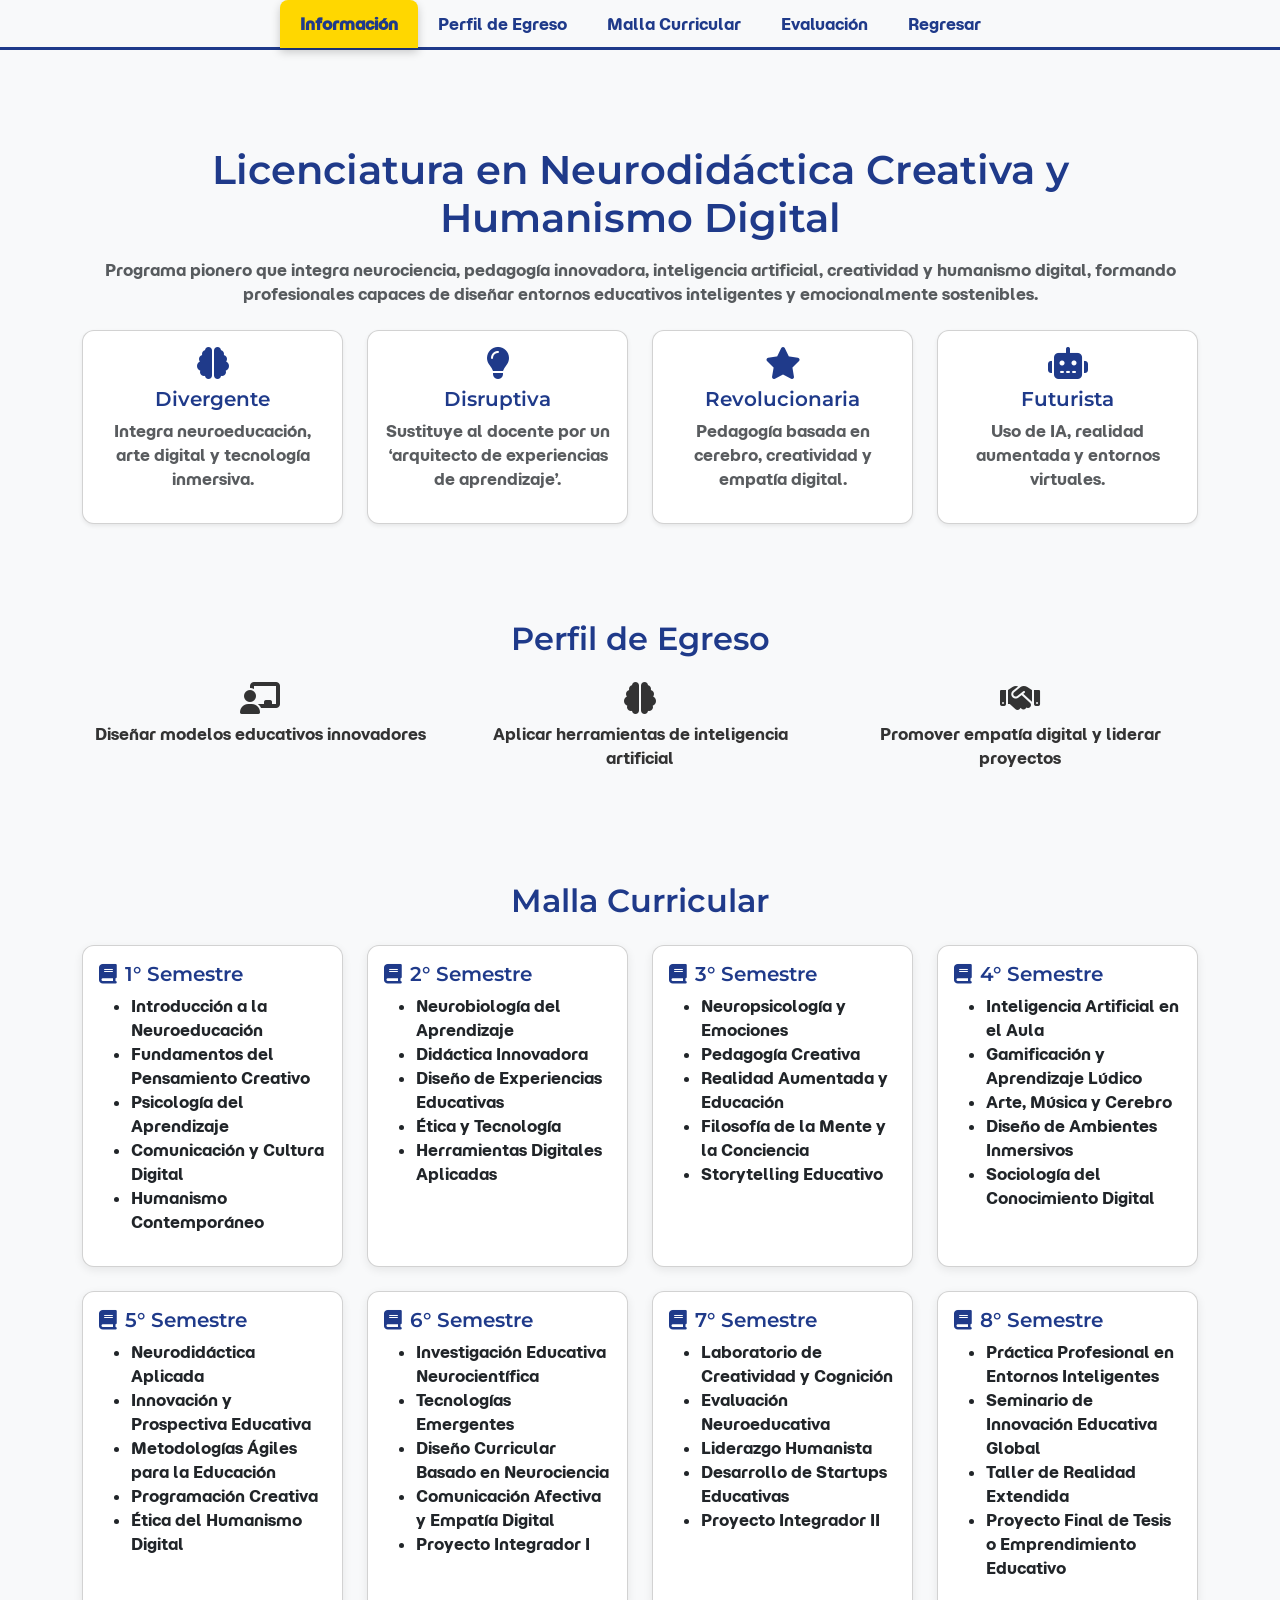
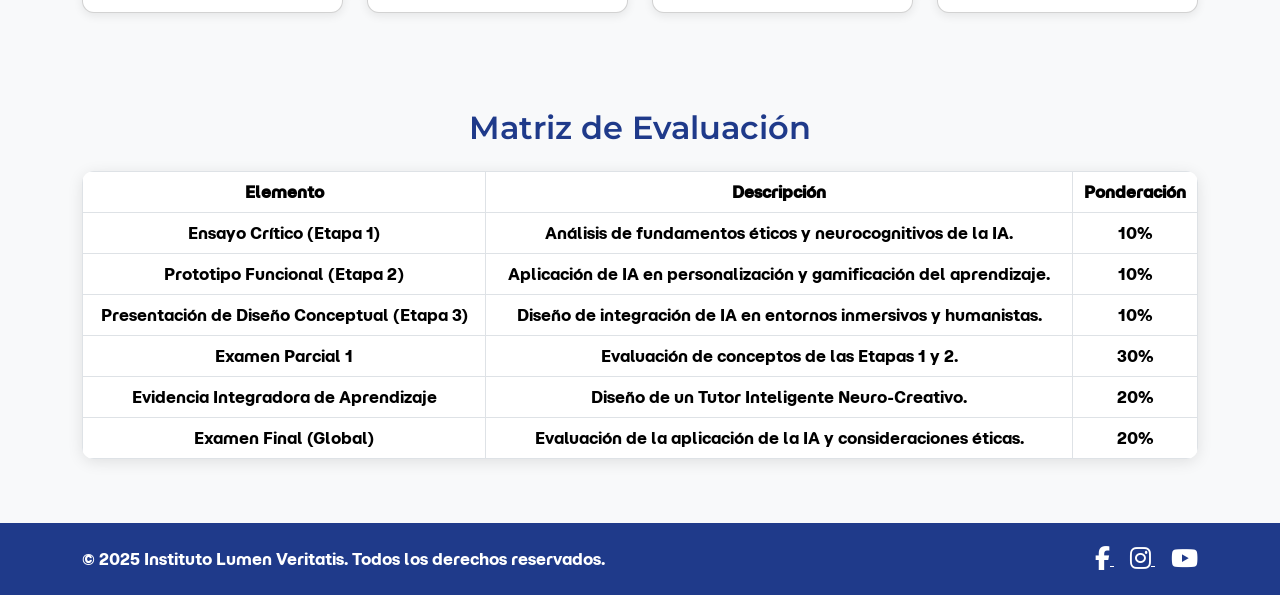
<file: detalle-carrera.html>
<!DOCTYPE html>
<html lang="es">
<head>
  <meta charset="UTF-8">
  <meta name="viewport" content="width=device-width, initial-scale=1.0">
  <title>Licenciatura Neurodidáctica Creativa y Humanismo Digital</title>
  <!-- Bootstrap CSS -->
  <link href="https://cdn.jsdelivr.net/npm/bootstrap@5.3.2/dist/css/bootstrap.min.css" rel="stylesheet">
  <!-- Font Awesome -->
  <link rel="stylesheet" href="https://cdnjs.cloudflare.com/ajax/libs/font-awesome/6.5.1/css/all.min.css">
  
  <link rel="stylesheet" href="detalle-carrera.css">
</head>
<body>

<!-- Barra de navegación tipo tabs -->
<ul class="nav nav-tabs justify-content-center mb-5">
  <li class="nav-item">
    <a class="nav-link active" aria-current="page" href="#info">Información</a>
  </li>
  <li class="nav-item">
    <a class="nav-link" href="#perfil">Perfil de Egreso</a>
  </li>
  <li class="nav-item">
    <a class="nav-link" href="#malla">Malla Curricular</a>
  </li>
  <li class="nav-item">
    <a class="nav-link" href="#evaluacion">Evaluación</a>
  </li>
  <li class="nav-item">
    <a class="nav-link" href="index.html">Regresar</a>
  </li>
</ul>

<!-- Información de la carrera -->
<section id="info" class="py-5 bg-light">
  <div class="container text-center">
    <h1 class="text-primary-custom mb-3">Licenciatura en Neurodidáctica Creativa y Humanismo Digital</h1>
    <p class="text-muted mb-4">
      Programa pionero que integra neurociencia, pedagogía innovadora, inteligencia artificial, creatividad y humanismo digital, formando profesionales capaces de diseñar entornos educativos inteligentes y emocionalmente sostenibles.
    </p>
    <div class="row g-4 text-center">
      <div class="col-md-3">
        <div class="card h-100 p-3 shadow-sm">
          <div class="card-icon"><i class="fas fa-brain"></i></div>
          <h5 class="fw-semibold">Divergente</h5>
          <p class="text-muted">Integra neuroeducación, arte digital y tecnología inmersiva.</p>
        </div>
      </div>
      <div class="col-md-3">
        <div class="card h-100 p-3 shadow-sm">
          <div class="card-icon"><i class="fas fa-lightbulb"></i></div>
          <h5 class="fw-semibold">Disruptiva</h5>
          <p class="text-muted">Sustituye al docente por un ‘arquitecto de experiencias de aprendizaje’.</p>
        </div>
      </div>
      <div class="col-md-3">
        <div class="card h-100 p-3 shadow-sm">
          <div class="card-icon"><i class="fas fa-star"></i></div>
          <h5 class="fw-semibold">Revolucionaria</h5>
          <p class="text-muted">Pedagogía basada en cerebro, creatividad y empatía digital.</p>
        </div>
      </div>
      <div class="col-md-3">
        <div class="card h-100 p-3 shadow-sm">
          <div class="card-icon"><i class="fas fa-robot"></i></div>
          <h5 class="fw-semibold">Futurista</h5>
          <p class="text-muted">Uso de IA, realidad aumentada y entornos virtuales.</p>
        </div>
      </div>
    </div>
  </div>
</section>

<!-- Perfil de egreso -->
<section id="perfil" class="py-5">
  <div class="container text-center">
    <h2 class="text-primary-custom mb-4">Perfil de Egreso</h2>
    <div class="row g-4">
      <div class="col-md-4">
        <i class="fas fa-chalkboard-teacher fa-2x text-primary-custom mb-2"></i>
        <p>Diseñar modelos educativos innovadores</p>
      </div>
      <div class="col-md-4">
        <i class="fas fa-brain fa-2x text-primary-custom mb-2"></i>
        <p>Aplicar herramientas de inteligencia artificial</p>
      </div>
      <div class="col-md-4">
        <i class="fas fa-handshake fa-2x text-primary-custom mb-2"></i>
        <p>Promover empatía digital y liderar proyectos</p>
      </div>
    </div>
  </div>
</section>


<!-- Malla Curricular Completa con tarjetas -->
<section id="malla" class="py-5 bg-light">
  <div class="container">
    <h2 class="text-primary-custom mb-4 text-center">Malla Curricular</h2>
    <div class="row g-4">
      <!-- 1° Semestre -->
      <div class="col-md-3">
        <div class="card card-semestre p-3 h-100">
          <h5 class="text-primary-custom"><i class="fas fa-book me-2"></i>1° Semestre</h5>
          <ul>
            <li>Introducción a la Neuroeducación</li>
            <li>Fundamentos del Pensamiento Creativo</li>
            <li>Psicología del Aprendizaje</li>
            <li>Comunicación y Cultura Digital</li>
            <li>Humanismo Contemporáneo</li>
          </ul>
        </div>
      </div>
      <!-- 2° Semestre -->
      <div class="col-md-3">
        <div class="card card-semestre p-3 h-100">
          <h5 class="text-primary-custom"><i class="fas fa-book me-2"></i>2° Semestre</h5>
          <ul>
            <li>Neurobiología del Aprendizaje</li>
            <li>Didáctica Innovadora</li>
            <li>Diseño de Experiencias Educativas</li>
            <li>Ética y Tecnología</li>
            <li>Herramientas Digitales Aplicadas</li>
          </ul>
        </div>
      </div>
      <!-- 3° Semestre -->
      <div class="col-md-3">
        <div class="card card-semestre p-3 h-100">
          <h5 class="text-primary-custom"><i class="fas fa-book me-2"></i>3° Semestre</h5>
          <ul>
            <li>Neuropsicología y Emociones</li>
            <li>Pedagogía Creativa</li>
            <li>Realidad Aumentada y Educación</li>
            <li>Filosofía de la Mente y la Conciencia</li>
            <li>Storytelling Educativo</li>
          </ul>
        </div>
      </div>
      <!-- 4° Semestre -->
      <div class="col-md-3">
        <div class="card card-semestre p-3 h-100">
          <h5 class="text-primary-custom"><i class="fas fa-book me-2"></i>4° Semestre</h5>
          <ul>
            <li>Inteligencia Artificial en el Aula</li>
            <li>Gamificación y Aprendizaje Lúdico</li>
            <li>Arte, Música y Cerebro</li>
            <li>Diseño de Ambientes Inmersivos</li>
            <li>Sociología del Conocimiento Digital</li>
          </ul>
        </div>
      </div>
      <!-- 5° Semestre -->
      <div class="col-md-3">
        <div class="card card-semestre p-3 h-100">
          <h5 class="text-primary-custom"><i class="fas fa-book me-2"></i>5° Semestre</h5>
          <ul>
            <li>Neurodidáctica Aplicada</li>
            <li>Innovación y Prospectiva Educativa</li>
            <li>Metodologías Ágiles para la Educación</li>
            <li>Programación Creativa</li>
            <li>Ética del Humanismo Digital</li>
          </ul>
        </div>
      </div>
      <!-- 6° Semestre -->
      <div class="col-md-3">
        <div class="card card-semestre p-3 h-100">
          <h5 class="text-primary-custom"><i class="fas fa-book me-2"></i>6° Semestre</h5>
          <ul>
            <li>Investigación Educativa Neurocientífica</li>
            <li>Tecnologías Emergentes</li>
            <li>Diseño Curricular Basado en Neurociencia</li>
            <li>Comunicación Afectiva y Empatía Digital</li>
            <li>Proyecto Integrador I</li>
          </ul>
        </div>
      </div>
      <!-- 7° Semestre -->
      <div class="col-md-3">
        <div class="card card-semestre p-3 h-100">
          <h5 class="text-primary-custom"><i class="fas fa-book me-2"></i>7° Semestre</h5>
          <ul>
            <li>Laboratorio de Creatividad y Cognición</li>
            <li>Evaluación Neuroeducativa</li>
            <li>Liderazgo Humanista</li>
            <li>Desarrollo de Startups Educativas</li>
            <li>Proyecto Integrador II</li>
          </ul>
        </div>
      </div>
      <!-- 8° Semestre -->
      <div class="col-md-3">
        <div class="card card-semestre p-3 h-100">
          <h5 class="text-primary-custom"><i class="fas fa-book me-2"></i>8° Semestre</h5>
          <ul>
            <li>Práctica Profesional en Entornos Inteligentes</li>
            <li>Seminario de Innovación Educativa Global</li>
            <li>Taller de Realidad Extendida</li>
            <li>Proyecto Final de Tesis o Emprendimiento Educativo</li>
          </ul>
        </div>
      </div>
    </div>
  </div>
</section>


<!-- Evaluación -->
<section id="evaluacion" class="py-5">
  <div class="container">
    <h2 class="text-primary-custom mb-4 text-center">Matriz de Evaluación</h2>
    <table class="table table-bordered text-center">
      <thead>
        <tr>
          <th>Elemento</th>
          <th>Descripción</th>
          <th>Ponderación</th>
        </tr>
      </thead>
      <tbody>
        <tr>
          <td>Ensayo Crítico (Etapa 1)</td>
          <td>Análisis de fundamentos éticos y neurocognitivos de la IA.</td>
          <td>10%</td>
        </tr>
        <tr>
          <td>Prototipo Funcional (Etapa 2)</td>
          <td>Aplicación de IA en personalización y gamificación del aprendizaje.</td>
          <td>10%</td>
        </tr>
        <tr>
          <td>Presentación de Diseño Conceptual (Etapa 3)</td>
          <td>Diseño de integración de IA en entornos inmersivos y humanistas.</td>
          <td>10%</td>
        </tr>
        <tr>
          <td>Examen Parcial 1</td>
          <td>Evaluación de conceptos de las Etapas 1 y 2.</td>
          <td>30%</td>
        </tr>
        <tr>
          <td>Evidencia Integradora de Aprendizaje</td>
          <td>Diseño de un Tutor Inteligente Neuro-Creativo.</td>
          <td>20%</td>
        </tr>
        <tr>
          <td>Examen Final (Global)</td>
          <td>Evaluación de la aplicación de la IA y consideraciones éticas.</td>
          <td>20%</td>
        </tr>
      </tbody>
    </table>
  </div>
</section>

<footer class="bg-primary-custom text-white py-4">
  <div class="container d-flex flex-column flex-md-row justify-content-between align-items-center">
    
    <!-- Derechos reservados -->
    <div class="mb-3 mb-md-0">
      &copy; 2025 Instituto Lumen Veritatis. Todos los derechos reservados.
    </div>

    <!-- Redes sociales -->
    <div>
      <a href="https://www.facebook.com/share/1RgCo49za9/" target="_blank" class="social-icon text-white me-3">
        <i class="fab fa-facebook-f fa-lg"></i>
      </a>
      <a href="https://www.instagram.com/" target="_blank" class="social-icon text-white me-3">
        <i class="fab fa-instagram fa-lg"></i>
      </a>
      <a href="https://www.youtube.com/" target="_blank" class="social-icon text-white">
        <i class="fab fa-youtube fa-lg"></i>
      </a>
    </div>
  </div>
</footer>

<!-- Bootstrap JS Bundle -->

<script src="https://cdn.jsdelivr.net/npm/bootstrap@5.3.2/dist/js/bootstrap.bundle.min.js"></script>
</body>
</html>
</file>
<file: detalle-carrera.css>
/* ==============================
   FUENTES
============================== */
@import url('https://fonts.googleapis.com/css2?family=Momo+Trust+Display&family=Montserrat:ital,wght@0,100..900;1,100..900&display=swap');

/* ==============================
   VARIABLES DE COLOR
============================== */
:root {
  --azul-institucional: #1F3A8A;
  --dorado-institucional: #FFD700;
  --gris-claro: #f8f9fa;
}

/* ==============================
   BODY
============================== */
body {
  font-family: 'Momo Trust Display', 'Montserrat', sans-serif;
  color: #333;
  background-color: var(--gris-claro);
}

/* ==============================
   TITULOS
============================== */
h1, h2, h3, h4, h5 {
  font-family: 'Montserrat', sans-serif;
  font-weight: 600;
  color: var(--azul-institucional);
}

/* ==============================
   NAV TABS
============================== */
.nav-tabs {
  border-bottom: 3px solid var(--azul-institucional);
}

.nav-tabs .nav-link {
  font-weight: 500;
  color: var(--azul-institucional);
  transition: 0.3s;
  border: none;
  padding: 0.75rem 1.25rem;
  border-radius: 0.5rem 0.5rem 0 0;
}

.nav-tabs .nav-link:hover {
  background-color: var(--azul-institucional);
  color: #fff;
}

.nav-tabs .nav-link.active {
  background-color: var(--dorado-institucional);
  color: var(--azul-institucional);
  font-weight: 700;
  box-shadow: 0 4px 10px rgba(0,0,0,0.2);
}

/* ==============================
   TARJETAS
============================== */
.card, .card-semestre {
  border-radius: 12px;
  transition: transform 0.3s, box-shadow 0.3s;
  box-shadow: 0 3px 10px rgba(0,0,0,0.08);
}

.card:hover, .card-semestre:hover {
  transform: translateY(-5px);
  box-shadow: 0 8px 25px rgba(0,0,0,0.2);
}

.card-icon i {
  font-size: 2rem;
  color: var(--azul-institucional);
  margin-bottom: 0.5rem;
}

/* ==============================
   BOTONES
============================== */
.btn-primary-custom {
  background-color: var(--azul-institucional);
  color: #fff;
  font-weight: 600;
  border-radius: 8px;
  padding: 0.65rem 1.5rem;
  border: none;
  transition: all 0.3s;
}

.btn-primary-custom:hover {
  background-color: var(--dorado-institucional);
  color: #000;
  transform: translateY(-2px);
}

/* ==============================
   PERFIL EGRESO
============================== */
#perfil i {
  transition: transform 0.3s, color 0.3s;
}

#perfil i:hover {
  color: var(--dorado-institucional);
  transform: scale(1.2);
}

/* ==============================
   TABLAS
============================== */
table {
  border-radius: 12px;
  overflow: hidden;
  box-shadow: 0 3px 15px rgba(0,0,0,0.1);
}

table th {
  background-color: var(--azul-institucional);
  color: #fff;
}

table td, table th {
  padding: 0.75rem 1rem;
  text-align: center;
}

/* ==============================
   FOOTER
============================== */
footer {
  background-color: var(--azul-institucional);
  color: #fff;
  padding: 2rem 1rem;
  text-align: center;
}

footer a {
  color: #fff;
  transition: color 0.3s;
}

footer a:hover {
  color: var(--dorado-institucional);
}

/* ==============================
   REDES SOCIALES
============================== */
.social-icon i {
  font-size: 1.5rem;
  transition: color 0.3s, transform 0.3s;
}

.social-icon:hover i {
  color: var(--dorado-institucional);
  transform: scale(1.2);
}

/* ==============================
   RESPONSIVE
============================== */
@media (max-width: 576px) {
  h1 {
    font-size: 1.5rem;
  }
  .btn-primary-custom {
    padding: 0.5rem 1rem;
    font-size: 0.9rem;
  }
  .card, .card-semestre {
    margin-bottom: 1rem;
  }
}
</file>
